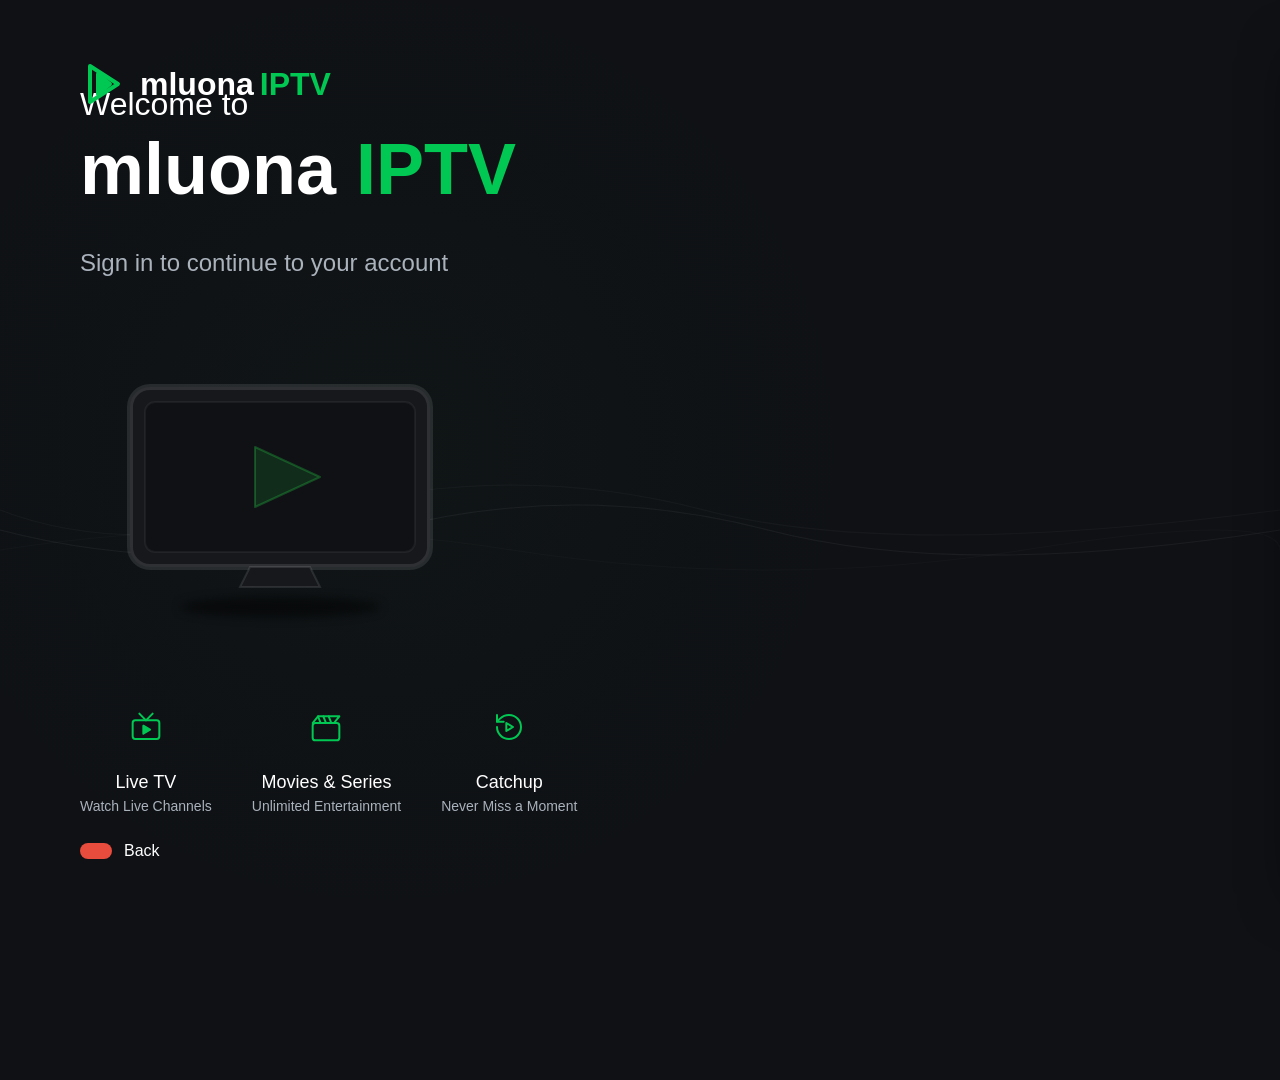
<file: index.html>
<!DOCTYPE html>
<html lang="en">
  <head>
    <meta charset="UTF-8" />
    <meta name="viewport" content="width=1920, initial-scale=1.0, maximum-scale=1.0, user-scalable=no" />
    <title>mluona IPTV</title>
    <link rel="stylesheet" href="./assets/base.css">
    <style>
      body { background-color: #0f1115; font-family: 'Inter', sans-serif; overflow: hidden; }
      .container { display: flex; height: 100vh; padding: 60px 80px; position: relative; }
      
      /* Background waves decoration */
      .bg-decoration { position: absolute; left: 0; top: 0; right: 0; bottom: 0; opacity: 0.2; pointer-events: none; z-index: 0; background: radial-gradient(circle at 30% 50%, rgba(38, 203, 66, 0.1) 0%, transparent 50%); }
      .waves { position: absolute; bottom: 30%; left: 0; width: 100%; height: 200px; stroke: rgba(255,255,255,0.05); stroke-width: 1; fill: none; pointer-events: none; }
      
      .left, .right { flex: 1; display: flex; flex-direction: column; position: relative; z-index: 1; }
      .left { justify-content: center; padding-right: 50px; }
      
      /* Logo */
      .logo { display: flex; align-items: center; margin-bottom: 60px; position: absolute; top: 0; left: 0; }
      .logo svg { margin-right: 12px; }
      .logo-text { font-size: 32px; font-weight: bold; color: white; display: flex; align-items: center; }
      .logo-text span { color: var(--primary); font-weight: 600; margin-left: 6px; }
      
      .welcome-text { font-size: 32px; color: white; margin: 0; font-weight: 400; }
      h1 { font-size: 72px; margin: 5px 0 15px 0; font-weight: 700; }
      h1 .text-primary { color: var(--primary); }
      .subtitle { font-size: 24px; color: var(--text-secondary); margin-bottom: 50px; }
      
      .tv-illustration { position: relative; width: 400px; height: 300px; margin: 20px 0 50px 0; }
      .tv-illustration svg { width: 100%; height: 100%; }
      
      /* Features row */
      .features { display: flex; gap: 40px; }
      .feature { display: flex; flex-direction: column; align-items: center; text-align: center; }
      .feature .icon { width: 60px; height: 60px; display: flex; align-items: center; justify-content: center; border-radius: 12px; margin-bottom: 15px; color: var(--primary); }
      .feature h3 { color: white; font-size: 18px; margin: 0 0 5px 0; font-weight: 500; }
      .feature p { color: var(--text-secondary); font-size: 14px; margin: 0; }
      
      /* Login Card */
      .right { align-items: flex-end; justify-content: center; }
      .login-card { background: #16181c; padding: 50px; border-radius: 24px; width: 560px; box-shadow: 0 25px 50px -12px rgba(0, 0, 0, 0.5); }
      .login-card h2 { text-align: center; color: white; font-size: 36px; font-weight: 600; margin-top: 0; margin-bottom: 40px; }
      
      /* Tabs */
      .tabs { display: flex; margin-bottom: 40px; border-bottom: 1px solid rgba(255,255,255,0.1); }
      .tab { flex: 1; text-align: center; padding: 15px 0; color: var(--text-secondary); font-size: 16px; font-weight: 500; cursor: pointer; border-bottom: 2px solid transparent; transition: all 0.2s; }
      .tab.active { color: white; border-bottom-color: var(--primary); }
      
      /* Inputs */
      .input-container { margin-bottom: 25px; position: relative; }
      .input-container .input-icon { position: absolute; left: 20px; top: 50%; transform: translateY(-50%); color: var(--text-secondary); pointer-events: none; display: flex; align-items: center; justify-content: center; }
      .input-container .input-icon-right { position: absolute; right: 20px; top: 50%; transform: translateY(-50%); color: var(--text-secondary); cursor: pointer; display: flex; align-items: center; justify-content: center; }
      .input-group { background: #0f1115; border: 1px solid rgba(255,255,255,0.1); border-radius: 12px; padding: 0 20px 0 55px; height: 65px; display: flex; align-items: center; transition: border-color 0.2s; }
      .input-group:focus-within { border-color: var(--primary); }
      .input-group.focusable:focus { border-color: var(--primary); box-shadow: 0 0 0 2px rgba(38, 203, 66, 0.3); }
      .input-group input { background: transparent; border: none; color: white; font-size: 18px; outline: none; width: 100%; height: 100%; }
      .input-group input::placeholder { color: rgba(255,255,255,0.3); }
      .help-text { color: rgba(255,255,255,0.3); font-size: 12px; margin-top: 8px; margin-left: 5px; }
      
      /* Remember Me row */
      .form-actions { display: flex; justify-content: space-between; align-items: center; margin-bottom: 30px; }
      .checkbox-group { display: flex; align-items: center; cursor: pointer; }
      .checkbox { width: 24px; height: 24px; border-radius: 6px; border: 1px solid rgba(255,255,255,0.2); margin-right: 12px; display: flex; align-items: center; justify-content: center; background: #0f1115; }
      .checkbox.checked { background: var(--primary); border-color: var(--primary); }
      .checkbox.checked::after { content: ''; width: 6px; height: 10px; border: solid #16181c; border-width: 0 2px 2px 0; transform: rotate(45deg); margin-bottom: 2px; }
      .checkbox-group span { color: var(--text-secondary); font-size: 16px; }
      .forgot-link { color: var(--primary); font-size: 16px; text-decoration: none; }
      
      /* Buttons */
      .btn { background: var(--primary); color: #16181c; font-size: 20px; font-weight: 600; text-align: center; padding: 0; height: 65px; line-height: 65px; border-radius: 12px; border: none; width: 100%; cursor: pointer; transition: all 0.2s; }
      .btn.focusable:focus { transform: scale(1.02); box-shadow: 0 0 15px rgba(38, 203, 66, 0.4); outline: none; }
      
      .divider { display: flex; align-items: center; text-align: center; margin: 25px 0; color: var(--text-secondary); font-size: 14px; }
      .divider::before, .divider::after { content: ''; flex: 1; border-bottom: 1px solid rgba(255,255,255,0.1); }
      .divider:not(:empty)::before { margin-right: .25em; }
      .divider:not(:empty)::after { margin-left: .25em; }
      
      .btn-outline { background: transparent; color: white; border: 1px solid rgba(255,255,255,0.2); font-size: 18px; display: flex; align-items: center; justify-content: center; gap: 10px; }
      .btn-outline.focusable:focus { border-color: white; transform: scale(1.02); }
      
      .footer-link { text-align: center; margin-top: 30px; color: var(--text-secondary); font-size: 16px; }
      .footer-link a { color: var(--primary); text-decoration: none; margin-left: 5px; }
      
      /* Bottom bar for settings */
      .bottom-bar { position: absolute; bottom: 40px; left: 80px; right: 80px; display: flex; justify-content: space-between; align-items: center; pointer-events: none; z-index: 10; }
      .bottom-bar-left, .bottom-bar-right { display: flex; gap: 30px; pointer-events: auto; }
      .legend-item { display: flex; align-items: center; color: white; font-size: 16px; font-weight: 500; }
      .legend-color { width: 32px; height: 16px; border-radius: 8px; margin-right: 12px; }
      
      .settings-btn { position: absolute; top: 0; right: 0; width: 50px; height: 50px; border-radius: 12px; border: 1px solid rgba(255,255,255,0.1); background: #16181c; color: white; display: flex; align-items: center; justify-content: center; cursor: pointer; }
    </style>
  </head>
  <body>
    <div class="bg-decoration"></div>
    <svg class="waves" viewBox="0 0 1000 200" preserveAspectRatio="none">
        <path d="M0,100 Q150,150 300,100 T600,100 T1000,100" />
        <path d="M0,120 Q200,80 400,120 T800,120 T1000,120" stroke="rgba(255,255,255,0.02)" />
        <path d="M0,80 Q100,130 250,80 T550,80 T1000,80" stroke="rgba(255,255,255,0.03)" />
    </svg>
    
    <div class="container">
      <div class="left">
        <div class="logo">
            <svg width="48" height="48" viewBox="0 0 24 24" fill="none" stroke="var(--primary)" stroke-width="2" stroke-linecap="round" stroke-linejoin="round">
              <polygon points="5 3 19 12 5 21 5 3"></polygon>
              <polygon points="9 7 15 12 9 17 9 7" fill="var(--primary)"></polygon>
            </svg>
            <div class="logo-text">mluona <span>IPTV</span></div>
        </div>
        
        <h2 class="welcome-text">Welcome to</h2>
        <h1>mluona <span class="text-primary">IPTV</span></h1>
        <p class="subtitle">Sign in to continue to your account</p>
        
        <div class="tv-illustration">
            <svg viewBox="0 0 400 300" fill="none">
                <!-- Monitor outline -->
                <rect x="50" y="40" width="300" height="180" rx="20" stroke="rgba(255,255,255,0.1)" stroke-width="6" fill="#16181c" />
                <rect x="65" y="55" width="270" height="150" rx="10" stroke="rgba(255,255,255,0.05)" stroke-width="2" fill="#0f1115" />
                <!-- Play button -->
                <polygon points="175,100 240,130 175,160" fill="rgba(38, 203, 66, 0.15)" stroke="rgba(38, 203, 66, 0.3)" stroke-width="2" stroke-linejoin="round" />
                <!-- Stand -->
                <path d="M170,220 L230,220 L240,240 L160,240 Z" fill="#16181c" stroke="rgba(255,255,255,0.1)" stroke-width="2" />
                <!-- Shadow -->
                <ellipse cx="200" cy="260" rx="100" ry="10" fill="rgba(0,0,0,0.5)" filter="blur(5px)" />
            </svg>
        </div>
        
        <div class="features">
            <div class="feature">
                <div class="icon">
                    <svg width="32" height="32" viewBox="0 0 24 24" fill="none" stroke="currentColor" stroke-width="1.5" stroke-linecap="round" stroke-linejoin="round">
                        <rect x="2" y="7" width="20" height="14" rx="2" ry="2"></rect>
                        <polyline points="17 2 12 7 7 2"></polyline>
                        <polygon points="10 11 15 14 10 17 10 11" fill="currentColor"></polygon>
                    </svg>
                </div>
                <h3>Live TV</h3>
                <p>Watch Live Channels</p>
            </div>
            <div class="feature">
                <div class="icon">
                    <svg width="32" height="32" viewBox="0 0 24 24" fill="none" stroke="currentColor" stroke-width="1.5" stroke-linecap="round" stroke-linejoin="round">
                        <rect x="2" y="9" width="20" height="13" rx="2"></rect>
                        <path d="M2 9l4-5h16l-4 5"></path>
                        <line x1="6" y1="4" x2="8" y2="9"></line>
                        <line x1="10" y1="4" x2="12" y2="9"></line>
                        <line x1="14" y1="4" x2="16" y2="9"></line>
                    </svg>
                </div>
                <h3>Movies & Series</h3>
                <p>Unlimited Entertainment</p>
            </div>
            <div class="feature">
                <div class="icon">
                    <svg width="32" height="32" viewBox="0 0 24 24" fill="none" stroke="currentColor" stroke-width="1.5" stroke-linecap="round" stroke-linejoin="round">
                        <path d="M3 12a9 9 0 1 0 9-9 9.75 9.75 0 0 0-6.74 2.74L3 8"></path>
                        <path d="M3 3v5h5"></path>
                        <polygon points="10 9 15 12 10 15 10 9"></polygon>
                    </svg>
                </div>
                <h3>Catchup</h3>
                <p>Never Miss a Moment</p>
            </div>
        </div>
      </div>
      
      <div class="right">
        <div class="settings-btn focusable">
            <svg width="24" height="24" viewBox="0 0 24 24" fill="none" stroke="currentColor" stroke-width="2" stroke-linecap="round" stroke-linejoin="round">
                <circle cx="12" cy="12" r="3"></circle>
                <path d="M19.4 15a1.65 1.65 0 0 0 .33 1.82l.06.06a2 2 0 0 1 0 2.83 2 2 0 0 1-2.83 0l-.06-.06a1.65 1.65 0 0 0-1.82-.33 1.65 1.65 0 0 0-1 1.51V21a2 2 0 0 1-2 2 2 2 0 0 1-2-2v-.09A1.65 1.65 0 0 0 9 19.4a1.65 1.65 0 0 0-1.82.33l-.06.06a2 2 0 0 1-2.83 0 2 2 0 0 1 0-2.83l.06-.06a1.65 1.65 0 0 0 .33-1.82 1.65 1.65 0 0 0-1.51-1H3a2 2 0 0 1-2-2 2 2 0 0 1 2-2h.09A1.65 1.65 0 0 0 4.6 9a1.65 1.65 0 0 0-.33-1.82l-.06-.06a2 2 0 0 1 0-2.83 2 2 0 0 1 2.83 0l.06.06a1.65 1.65 0 0 0 1.82.33H9a1.65 1.65 0 0 0 1-1.51V3a2 2 0 0 1 2-2 2 2 0 0 1 2 2v.09a1.65 1.65 0 0 0 1 1.51 1.65 1.65 0 0 0 1.82-.33l.06-.06a2 2 0 0 1 2.83 0 2 2 0 0 1 0 2.83l-.06.06a1.65 1.65 0 0 0-.33 1.82V9a1.65 1.65 0 0 0 1.51 1H21a2 2 0 0 1 2 2 2 2 0 0 1-2 2h-.09a1.65 1.65 0 0 0-1.51 1z"></path>
            </svg>
        </div>
        
        <div class="login-card">
          <h2>Login</h2>
          
          <div class="tabs">
            <div class="tab active focusable" tabindex="0">XTREAM CODES API</div>
            <div class="tab focusable" tabindex="0">M3U URL / FILE</div>
          </div>
          
          <div class="input-container">
              <div class="input-icon">
                  <svg width="20" height="20" viewBox="0 0 24 24" fill="none" stroke="currentColor" stroke-width="2" stroke-linecap="round" stroke-linejoin="round">
                      <rect x="2" y="2" width="20" height="8" rx="2" ry="2"></rect>
                      <rect x="2" y="14" width="20" height="8" rx="2" ry="2"></rect>
                      <line x1="6" y1="6" x2="6.01" y2="6"></line>
                      <line x1="6" y1="18" x2="6.01" y2="18"></line>
                  </svg>
              </div>
              <div class="input-group focusable" tabindex="0">
                <input type="text" id="serverUrl" placeholder="Server URL" value="">
              </div>
              <div class="help-text">e.g. http://server.com:8080</div>
          </div>
          
          <div class="input-container">
              <div class="input-icon">
                  <svg width="20" height="20" viewBox="0 0 24 24" fill="none" stroke="currentColor" stroke-width="2" stroke-linecap="round" stroke-linejoin="round">
                      <path d="M20 21v-2a4 4 0 0 0-4-4H8a4 4 0 0 0-4 4v2"></path>
                      <circle cx="12" cy="7" r="4"></circle>
                  </svg>
              </div>
              <div class="input-group focusable" tabindex="0">
                <input type="text" id="username" placeholder="Username">
              </div>
          </div>
          
          <div class="input-container">
              <div class="input-icon">
                  <svg width="20" height="20" viewBox="0 0 24 24" fill="none" stroke="currentColor" stroke-width="2" stroke-linecap="round" stroke-linejoin="round">
                      <rect x="3" y="11" width="18" height="11" rx="2" ry="2"></rect>
                      <path d="M7 11V7a5 5 0 0 1 10 0v4"></path>
                  </svg>
              </div>
              <div class="input-group focusable" tabindex="0">
                <input type="password" id="password" placeholder="Password">
              </div>
              <div class="input-icon-right">
                  <svg width="20" height="20" viewBox="0 0 24 24" fill="none" stroke="currentColor" stroke-width="2" stroke-linecap="round" stroke-linejoin="round">
                      <path d="M1 12s4-8 11-8 11 8 11 8-4 8-11 8-11-8-11-8z"></path>
                      <circle cx="12" cy="12" r="3"></circle>
                  </svg>
              </div>
          </div>
          
          <div class="form-actions">
              <div class="checkbox-group focusable" tabindex="0" onclick="this.querySelector('.checkbox').classList.toggle('checked'); localStorage.setItem('xtream_remember', this.querySelector('.checkbox').classList.contains('checked'));">
                  <div class="checkbox checked" id="rememberMe"></div>
                  <span>Remember me</span>
              </div>
              <a href="#" class="forgot-link focusable">Forgot Password?</a>
          </div>
          
          <button class="btn focusable" tabindex="0" onclick="window.handleLogin()">LOGIN</button>
          
          <div class="divider">OR</div>
          
          <button class="btn btn-outline focusable" tabindex="0">
              <svg width="24" height="24" viewBox="0 0 24 24" fill="none" stroke="currentColor" stroke-width="2" stroke-linecap="round" stroke-linejoin="round">
                  <rect x="3" y="3" width="7" height="7"></rect>
                  <rect x="14" y="3" width="7" height="7"></rect>
                  <rect x="14" y="14" width="7" height="7"></rect>
                  <rect x="3" y="14" width="7" height="7"></rect>
              </svg>
              LOGIN WITH QR CODE
          </button>
          
          <div class="footer-link">
              Don't have an account? <a href="#" class="focusable">Add Playlist</a>
          </div>
        </div>
      </div>
      
      <div class="bottom-bar">
          <div class="bottom-bar-left">
              <div class="legend-item"><div class="legend-color" style="background: #e74c3c;"></div> Back</div>
          </div>
          <div class="bottom-bar-right">
              <div class="legend-item"><div class="legend-color" style="background: var(--primary);"></div> Login</div>
              <div class="legend-item"><div class="legend-color" style="background: #f1c40f;"></div> Settings</div>
          </div>
      </div>
    </div>
    
    <script src="./api/xtream.js"></script>
    <script src="./js/dpad.js"></script>
    <script src="./js/app.js"></script>
    <script>
      // Initialize remember me state
      const remember = localStorage.getItem('xtream_remember');
      if (remember !== null && remember !== 'true') {
          document.getElementById('rememberMe').classList.remove('checked');
      } else {
          localStorage.setItem('xtream_remember', 'true');
      }
      
      document.addEventListener('tvRedButton', () => {
          // Back button could exit app, or just nothing on login
      });
      document.addEventListener('tvGreenButton', () => {
          window.handleLogin();
      });
      document.addEventListener('tvYellowButton', () => {
          // Open settings if implemented
      });
    </script>
  </body>
</html>
</file>
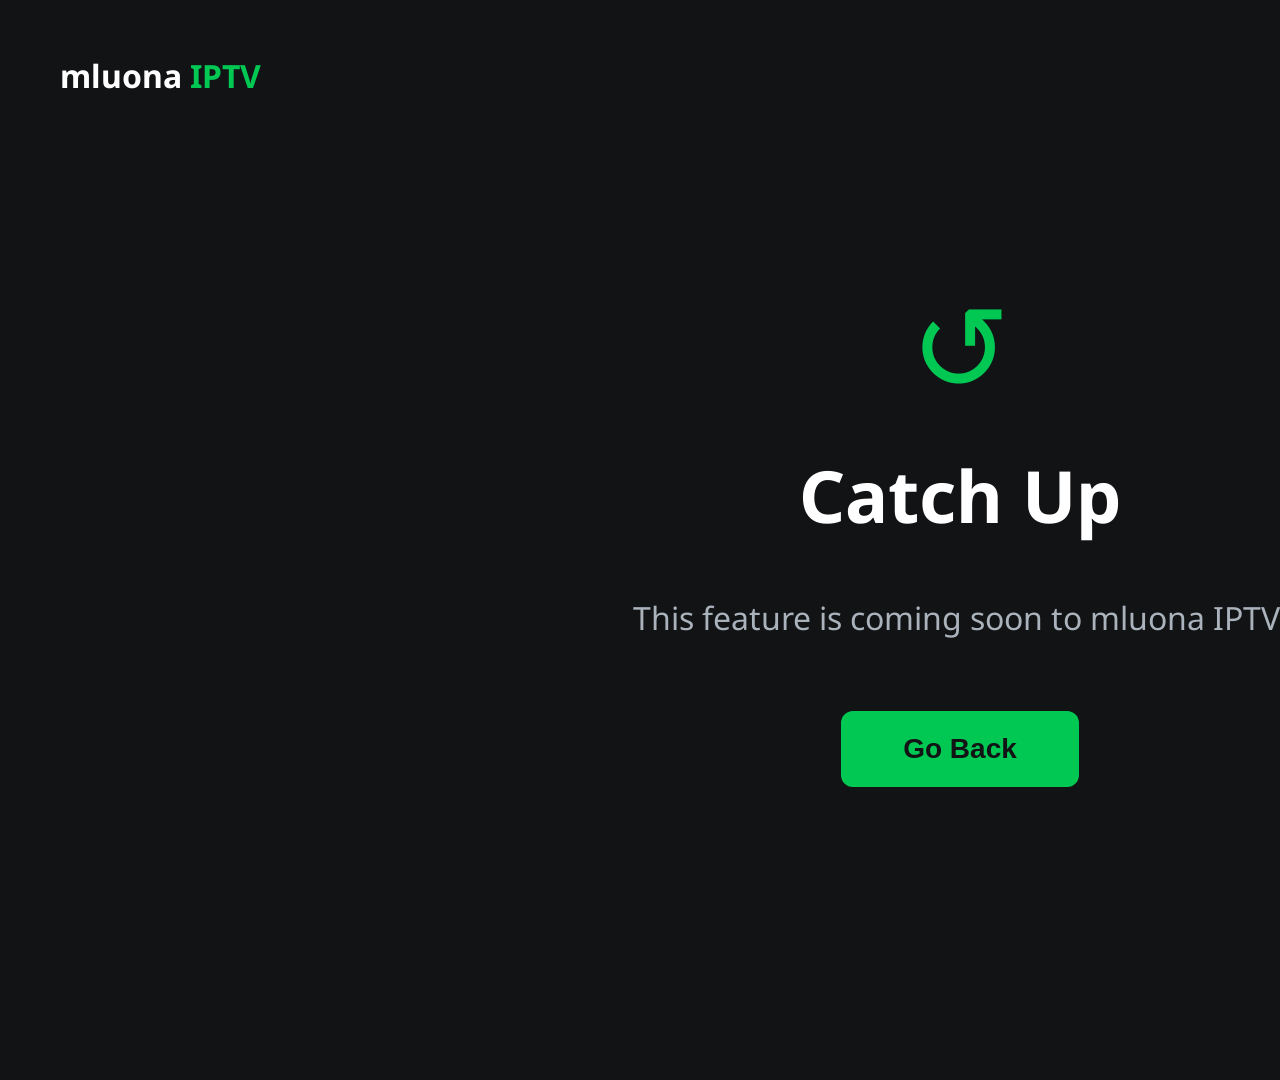
<file: pages/catchup.html>
<!DOCTYPE html>
<html lang="en">
<head>
    <meta charset="UTF-8">
    <meta name="viewport" content="width=1920, initial-scale=1.0, maximum-scale=1.0, user-scalable=no">
    <title>mluona IPTV - Catchup</title>
    <link rel="stylesheet" href="../assets/base.css">
    <link rel="stylesheet" href="../assets/comingsoon.css">
</head>
<body>
    <div class="coming-soon-container">
        <header class="header">
            <div class="logo">mluona <span class="text-primary">IPTV</span></div>
            <div class="actions">
                <button class="icon-btn focusable" onclick="window.history.back()">←</button>
            </div>
        </header>

        <div class="center-content">
            <div class="icon-huge text-primary">↺</div>
            <h1 style="font-size: 72px; margin: 20px 0;">Catch Up</h1>
            <p style="font-size: 32px; color: var(--text-secondary);">This feature is coming soon to mluona IPTV.</p>
            <button class="btn focusable" style="margin-top: 40px; padding: 20px 60px; font-size: 28px;" onclick="window.history.back()">Go Back</button>
        </div>
    </div>
    <script src="../js/dpad.js"></script>
</body>
</html>
</file>
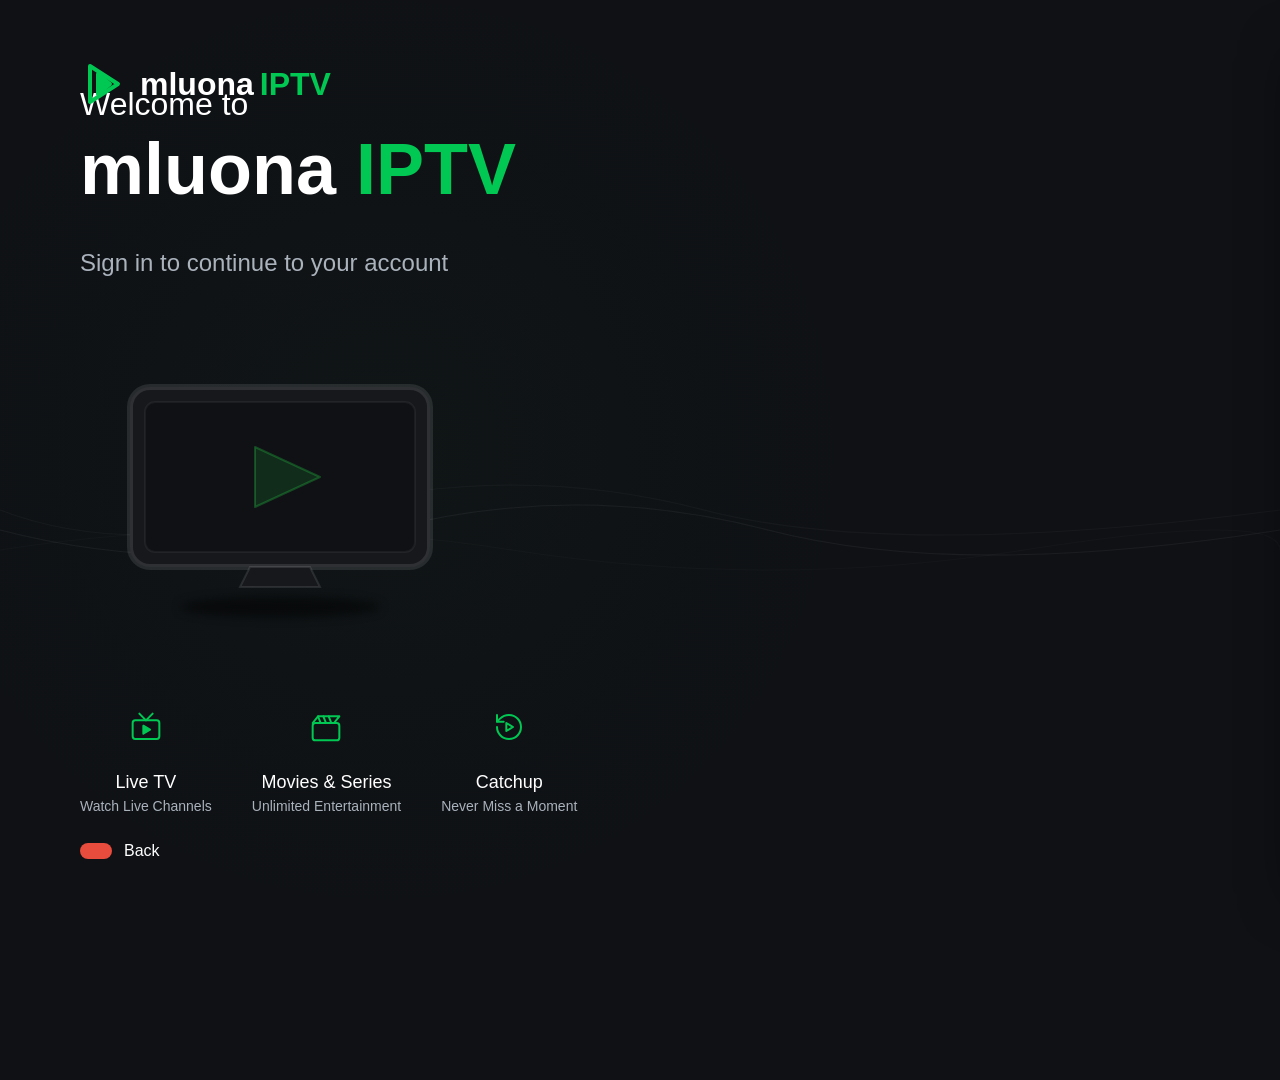
<file: pages/Dashboard.html>
<!DOCTYPE html>
<html lang="en">
<head>
    <meta charset="UTF-8">
    <meta name="viewport" content="width=1920, initial-scale=1.0, maximum-scale=1.0, user-scalable=no">
    <title>mluona IPTV - Dashboard</title>
    <link rel="stylesheet" href="../assets/base.css">
    <link rel="stylesheet" href="../assets/home.css">
</head>
<body>
    <div class="dashboard">
        <header class="header">
            <div class="logo">
                <svg width="40" height="40" viewBox="0 0 24 24" fill="none" stroke="var(--primary)" stroke-width="2" stroke-linecap="round" stroke-linejoin="round" style="margin-right: 8px;">
                  <polygon points="5 3 19 12 5 21 5 3"></polygon>
                  <polygon points="9 7 15 12 9 17 9 7" fill="var(--primary)"></polygon>
                </svg>
                <div style="display: flex; flex-direction: column; align-items: flex-start; line-height: 1;">
                    <span>mluona</span>
                    <span class="text-primary" style="font-size: 16px; font-weight: 500;">IPTV</span>
                </div>
            </div>
            <div class="time-container">
                <div class="time" id="clock">00:00</div>
                <div class="date" id="date">Thursday, Jan 01, 2025</div>
            </div>
            <div class="actions">
                <button id="btn-search" class="icon-btn focusable"><svg width="24" height="24" viewBox="0 0 24 24" fill="none" stroke="currentColor" stroke-width="2" stroke-linecap="round" stroke-linejoin="round"><circle cx="11" cy="11" r="8"></circle><line x1="21" y1="21" x2="16.65" y2="16.65"></line></svg></button>
                <button id="btn-refresh" class="icon-btn focusable"><svg width="24" height="24" viewBox="0 0 24 24" fill="none" stroke="currentColor" stroke-width="2" stroke-linecap="round" stroke-linejoin="round"><path d="M3 12a9 9 0 1 0 9-9 9.75 9.75 0 0 0-6.74 2.74L3 8"></path><path d="M3 3v5h5"></path></svg></button>
                <button id="btn-settings" class="icon-btn focusable"><svg width="24" height="24" viewBox="0 0 24 24" fill="none" stroke="currentColor" stroke-width="2" stroke-linecap="round" stroke-linejoin="round"><circle cx="12" cy="12" r="3"></circle><path d="M19.4 15a1.65 1.65 0 0 0 .33 1.82l.06.06a2 2 0 0 1 0 2.83 2 2 0 0 1-2.83 0l-.06-.06a1.65 1.65 0 0 0-1.82-.33 1.65 1.65 0 0 0-1 1.51V21a2 2 0 0 1-2 2 2 2 0 0 1-2-2v-.09A1.65 1.65 0 0 0 9 19.4a1.65 1.65 0 0 0-1.82.33l-.06.06a2 2 0 0 1-2.83 0 2 2 0 0 1 0-2.83l.06-.06a1.65 1.65 0 0 0 .33-1.82 1.65 1.65 0 0 0-1.51-1H3a2 2 0 0 1-2-2 2 2 0 0 1 2-2h.09A1.65 1.65 0 0 0 4.6 9a1.65 1.65 0 0 0-.33-1.82l-.06-.06a2 2 0 0 1 0-2.83 2 2 0 0 1 2.83 0l.06.06a1.65 1.65 0 0 0 1.82.33H9a1.65 1.65 0 0 0 1-1.51V3a2 2 0 0 1 2-2 2 2 0 0 1 2 2v.09a1.65 1.65 0 0 0 1 1.51 1.65 1.65 0 0 0 1.82-.33l.06-.06a2 2 0 0 1 2.83 0 2 2 0 0 1 0 2.83l-.06.06a1.65 1.65 0 0 0-.33 1.82V9a1.65 1.65 0 0 0 1.51 1H21a2 2 0 0 1 2 2 2 2 0 0 1-2 2h-.09a1.65 1.65 0 0 0-1.51 1z"></path></svg></button>
                <button id="btn-profile" class="icon-btn focusable"><svg width="24" height="24" viewBox="0 0 24 24" fill="none" stroke="currentColor" stroke-width="2" stroke-linecap="round" stroke-linejoin="round"><path d="M20 21v-2a4 4 0 0 0-4-4H8a4 4 0 0 0-4 4v2"></path><circle cx="12" cy="7" r="4"></circle></svg></button>
                <button class="icon-btn focusable" onclick="localStorage.clear(); window.location.href='../index.html'"><svg width="24" height="24" viewBox="0 0 24 24" fill="none" stroke="currentColor" stroke-width="2" stroke-linecap="round" stroke-linejoin="round"><path d="M18.36 6.64a9 9 0 1 1-12.73 0"></path><line x1="12" y1="2" x2="12" y2="12"></line></svg></button>
            </div>
        </header>
        
        <div class="grid">
            <div class="card focusable live-tv" onclick="window.location.href='./livetv.html'">
                <div class="icon-placeholder text-primary" style="margin-bottom: 20px;">
                    <svg width="120" height="120" viewBox="0 0 24 24" fill="none" stroke="var(--primary)" stroke-width="1.5" stroke-linecap="round" stroke-linejoin="round">
                      <rect x="2" y="7" width="20" height="14" rx="2" ry="2"></rect>
                      <polyline points="17 2 12 7 7 2"></polyline>
                      <polygon points="9 11 14 14 9 17 9 11" fill="var(--primary)"></polygon>
                      <circle cx="18" cy="11" r="1" fill="var(--primary)" stroke="none"></circle>
                      <circle cx="18" cy="14" r="1" fill="var(--primary)" stroke="none"></circle>
                      <circle cx="18" cy="17" r="1" fill="var(--primary)" stroke="none"></circle>
                    </svg>
                </div>
                <h2>Live TV</h2>
            </div>
            <div class="card-col">
                <div class="card-row">
                    <div class="card focusable flex-1" onclick="window.location.href='./vod.html'">
                        <div class="icon-placeholder text-primary" style="margin-bottom: 10px;">
                            <svg width="100" height="100" viewBox="0 0 24 24" fill="none" stroke="var(--primary)" stroke-width="1.5" stroke-linecap="round" stroke-linejoin="round">
                              <circle cx="12" cy="12" r="10"></circle>
                              <polygon points="10 8 16 12 10 16 10 8" fill="var(--primary)"></polygon>
                            </svg>
                        </div>
                        <h3>Movies</h3>
                    </div>
                    <div class="card focusable flex-1" onclick="window.location.href='./series.html'">
                        <div class="icon-placeholder text-primary" style="margin-bottom: 10px;">
                            <svg width="100" height="100" viewBox="0 0 24 24" fill="none" stroke="var(--primary)" stroke-width="1.5" stroke-linecap="round" stroke-linejoin="round">
                              <rect x="2" y="9" width="20" height="13" rx="2"></rect>
                              <path d="M2 9l4-5h16l-4 5"></path>
                              <line x1="6" y1="4" x2="8" y2="9"></line>
                              <line x1="10" y1="4" x2="12" y2="9"></line>
                              <line x1="14" y1="4" x2="16" y2="9"></line>
                            </svg>
                        </div>
                        <h3>Series</h3>
                    </div>
                </div>
                <div class="card-row small-cards">
                    <div class="card focusable flex-1 small-card flex-row" onclick="window.location.href='./catchup.html'" style="flex-direction: row;">
                        <div class="icon-placeholder text-primary" style="margin-right: 15px;">
                            <svg width="32" height="32" viewBox="0 0 24 24" fill="none" stroke="var(--primary)" stroke-width="2" stroke-linecap="round" stroke-linejoin="round">
                              <path d="M3 12a9 9 0 1 0 9-9 9.75 9.75 0 0 0-6.74 2.74L3 8"></path>
                              <path d="M3 3v5h5"></path>
                              <polygon points="10 9 15 12 10 15 10 9"></polygon>
                            </svg>
                        </div>
                        <h4>Catch Up</h4>
                    </div>
                    <div class="card focusable flex-1 small-card flex-row" style="flex-direction: row;">
                        <div class="icon-placeholder text-primary" style="margin-right: 15px;">
                            <svg width="32" height="32" viewBox="0 0 24 24" fill="none" stroke="var(--primary)" stroke-width="2" stroke-linecap="round" stroke-linejoin="round">
                              <path d="M4 20h16a2 2 0 0 0 2-2V8a2 2 0 0 0-2-2h-7.93a2 2 0 0 1-1.66-.9l-1.82-2.7A2 2 0 0 0 8.93 2H4a2 2 0 0 0-2 2v14a2 2 0 0 0 2 2z"></path>
                              <path d="M12 16c2-2 4-3.5 4-5a2.5 2.5 0 0 0-5-1 2.5 2.5 0 0 0-5 1c0 1.5 2 3 4 5z"></path>
                            </svg>
                        </div>
                        <h4>Favorites</h4>
                    </div>
                    <div class="card focusable flex-1 small-card flex-row" style="flex-direction: row;">
                        <div class="icon-placeholder text-primary" style="margin-right: 15px;">
                            <svg width="32" height="32" viewBox="0 0 24 24" fill="none" stroke="var(--primary)" stroke-width="2" stroke-linecap="round" stroke-linejoin="round">
                              <path d="M4 20h16a2 2 0 0 0 2-2V8a2 2 0 0 0-2-2h-7.93a2 2 0 0 1-1.66-.9l-1.82-2.7A2 2 0 0 0 8.93 2H4a2 2 0 0 0-2 2v14a2 2 0 0 0 2 2z"></path>
                              <polygon points="10 10 15 13 10 16 10 10"></polygon>
                            </svg>
                        </div>
                        <h4>Playlists</h4>
                    </div>
                </div>
            </div>
        </div>
        
        <div class="footer-info" style="align-items: center;">
            <div style="display: flex; align-items: center;">
                <div class="icon-btn" style="width: 50px; height: 50px; border-radius: 12px; margin-right: 20px; flex-shrink: 0;">
                    <svg width="24" height="24" viewBox="0 0 24 24" fill="none" stroke="currentColor" stroke-width="2" stroke-linecap="round" stroke-linejoin="round">
                      <path d="M14 2H6a2 2 0 0 0-2 2v16a2 2 0 0 0 2 2h12a2 2 0 0 0 2-2V8z"></path>
                      <polyline points="14 2 14 8 20 8"></polyline>
                      <line x1="16" y1="13" x2="8" y2="13"></line>
                      <line x1="16" y1="17" x2="8" y2="17"></line>
                      <polyline points="10 9 9 9 8 9"></polyline>
                    </svg>
                </div>
                <div>
                    <p><span class="text-primary">Current Playlist:</span> <span id="playlist-name">Demo Content</span></p>
                    <p><span class="text-primary">Playlist Expiration Date:</span> <span id="playlist-exp">01-01-70</span></p>
                </div>
            </div>
            <div style="font-weight: bold; color: var(--text-secondary);">V:1.0.3</div>
        </div>
    </div>
    
    <!-- Profile Overlay -->
    <div id="profile-overlay" style="display: none; position: fixed; inset: 0; background: rgba(0,0,0,0.8); z-index: 100; flex-direction: column; align-items: center; justify-content: center; backdrop-filter: blur(5px);">
        <div style="background: var(--surface); border: 2px solid var(--border); padding: 50px; border-radius: 20px; text-align: center; width: 500px;">
            <div style="width: 100px; height: 100px; background: var(--primary); border-radius: 50px; margin: 0 auto 20px; display: flex; align-items: center; justify-content: center; color: black;">
                <svg width="50" height="50" viewBox="0 0 24 24" fill="none" stroke="currentColor" stroke-width="2" stroke-linecap="round" stroke-linejoin="round"><path d="M20 21v-2a4 4 0 0 0-4-4H8a4 4 0 0 0-4 4v2"></path><circle cx="12" cy="7" r="4"></circle></svg>
            </div>
            <h2 id="profile-name" style="font-size: 32px; margin: 0 0 10px;">Username</h2>
            <p style="font-size: 20px; color: var(--text-secondary); margin: 0 0 30px;">Status: <span id="profile-status" class="text-primary">Active</span></p>
            <div style="text-align: left; background: rgba(255,255,255,0.05); padding: 20px; border-radius: 12px; margin-bottom: 30px;">
                <div style="display: flex; justify-content: space-between; margin-bottom: 10px;">
                    <span style="color: #aaa;">Created:</span>
                    <strong id="profile-created">N/A</strong>
                </div>
                <div style="display: flex; justify-content: space-between;">
                    <span style="color: #aaa;">Expires:</span>
                    <strong id="profile-expires">N/A</strong>
                </div>
            </div>
            <button id="close-profile-btn" class="focusable" style="padding: 15px 40px; background: var(--primary); color: black; border: none; border-radius: 30px; font-size: 22px; font-weight: bold; cursor: pointer;">Close</button>
        </div>
    </div>
    
    <script src="../js/dpad.js"></script>
    <script src="../js/home.js"></script>
    <script>
        document.addEventListener('tvBackButton', () => {
            window.location.href = '../index.html';
        });
    </script>
</body>
</html>
</file>
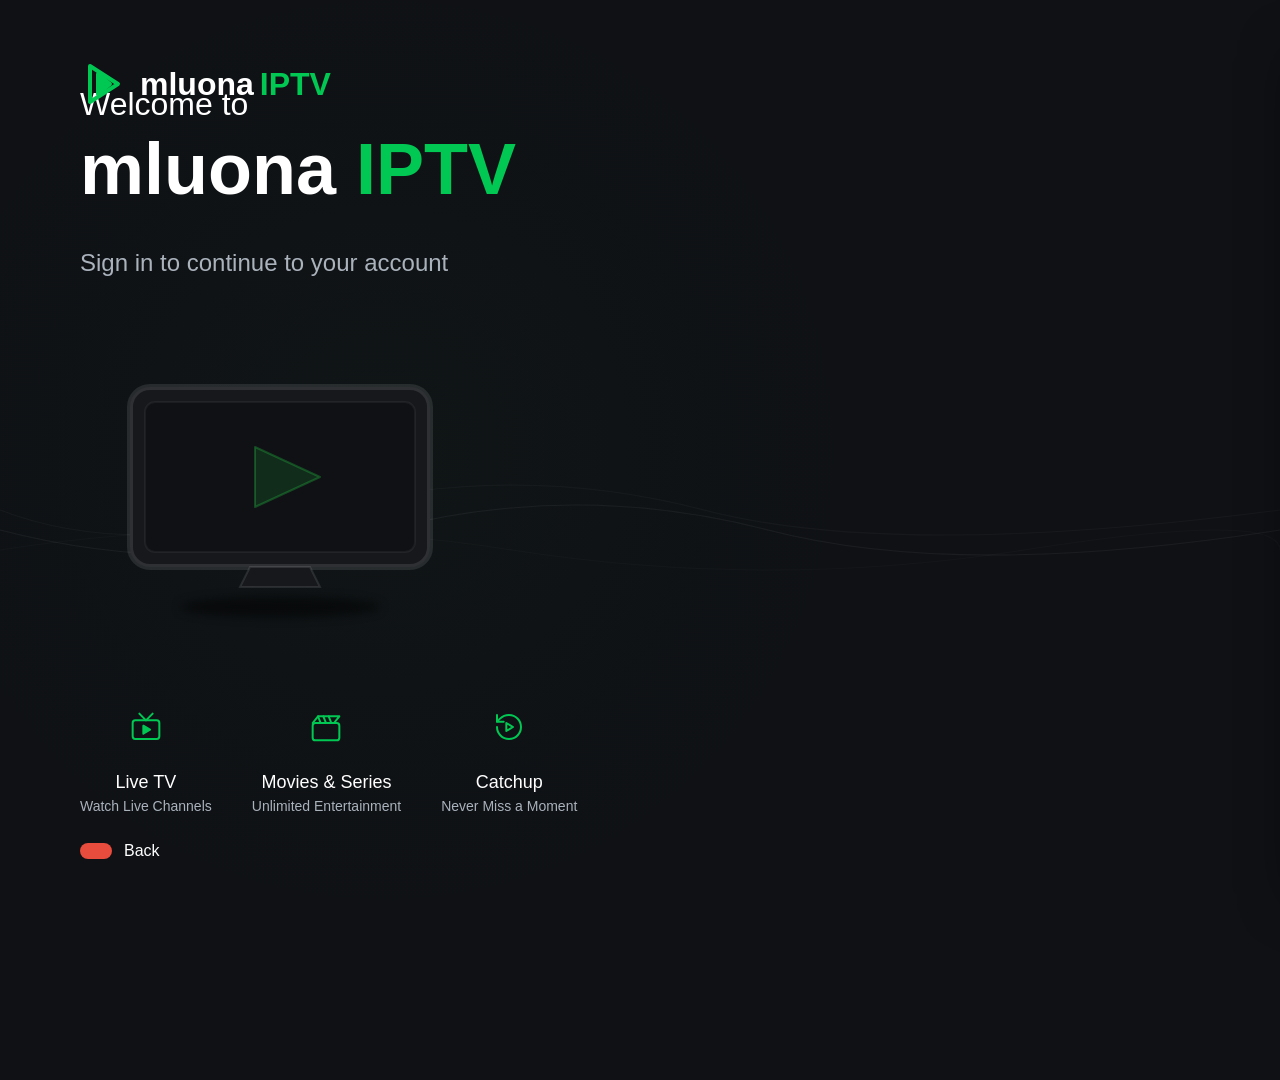
<file: pages/livetv.html>
<!DOCTYPE html>
<html lang="en">
<head>
    <meta charset="UTF-8">
    <meta name="viewport" content="width=1920, initial-scale=1.0, maximum-scale=1.0, user-scalable=no">
    <title>mluona IPTV - Live TV</title>
    <link rel="stylesheet" href="../assets/base.css">
    <link rel="stylesheet" href="../assets/livetv.css">
</head>
<body>
    <div class="livetv-container">
        <!-- Header -->
        <header class="header">
            <div class="logo">mluona <span class="text-primary">IPTV</span></div>
            <div class="actions">
                <button class="action-btn focusable">
                    <span class="icon">🔍</span> Search
                </button>
                <button class="action-btn focusable">
                    <span class="icon">♡</span> Favorites
                </button>
                <button class="icon-btn focusable">⋮</button>
            </div>
        </header>

        <h2 class="page-title">Live TV</h2>

        <!-- Main Layout -->
        <div class="layout">
            
            <!-- Sidebar / Categories -->
            <div class="sidebar">
                <div class="sidebar-header">
                    <button class="filter-btn active focusable">All <span class="badge" id="cat-total">0</span></button>
                    <button class="filter-btn focusable">Groups ≡</button>
                </div>
                <div class="categories-list" id="categories-container">
                    <div style="padding: 20px; color: white;">Loading Categories...</div>
                </div>
            </div>

            <!-- Channel List -->
            <div class="channels">
                <div class="channels-list" id="channels-container">
                    <div style="padding: 20px; color: white;">Select a category...</div>
                </div>
            </div>

            <!-- Preview & Details -->
            <div class="preview-section">
                <!-- Video Player Preview -->
                <div class="video-preview focusable" onclick="window.playCurrentChannel()">
                    <div class="live-badge">LIVE</div>
                    <div class="chan-badge" id="preview-badge">-</div>
                    <div class="play-overlay">▶</div>
                </div>

                <!-- Channel Details -->
                <div class="details-card">
                    <div class="details-header">
                        <div>
                            <h2 id="details-title">Select Channel</h2>
                            <p class="text-primary" id="details-subtitle">-</p>
                        </div>
                        <div class="star-icon">☆</div>
                    </div>
                    
                    <div class="progress-section">
                        <p class="time">Live Stream</p>
                        <div class="progress-bar-container">
                            <div class="progress-bar">
                                <div class="progress" style="width: 100%;"></div>
                            </div>
                            <span class="time-left"></span>
                        </div>
                    </div>

                    <div class="actions-row">
                        <button class="action-card focusable">
                            <span class="icon">📺</span> EPG
                        </button>
                        <button class="action-card focusable">
                            <span class="icon">⧨</span> Filter
                        </button>
                        <button class="action-card focusable">
                            <span class="icon">⇅</span> Sort
                        </button>
                        <button class="action-card focusable">
                            <span class="icon">⋮</span> Options
                        </button>
                    </div>
                </div>
            </div>
        </div>

        <!-- Bottom Remote Hint Bar -->
        <div class="bottom-bar">
            <div class="hints-left">
                <div class="hint"><span class="key ok">OK</span> Play</div>
                <div class="hint"><span class="key yellow"></span> Add to Favorites</div>
                <div class="hint"><span class="key blue"></span> EPG</div>
            </div>
            <div class="hints-right">
                <div class="hint"><span class="key info">INFO</span> Details</div>
            </div>
        </div>
    </div>
    
    <script src="../api/xtream.js"></script>
    <script src="../js/dpad.js"></script>
    <script src="../js/livetv.js"></script>
    <script>
        document.addEventListener('tvBackButton', () => {
            window.location.href = './Dashboard.html';
        });
    </script>
</body>
</html>
</file>
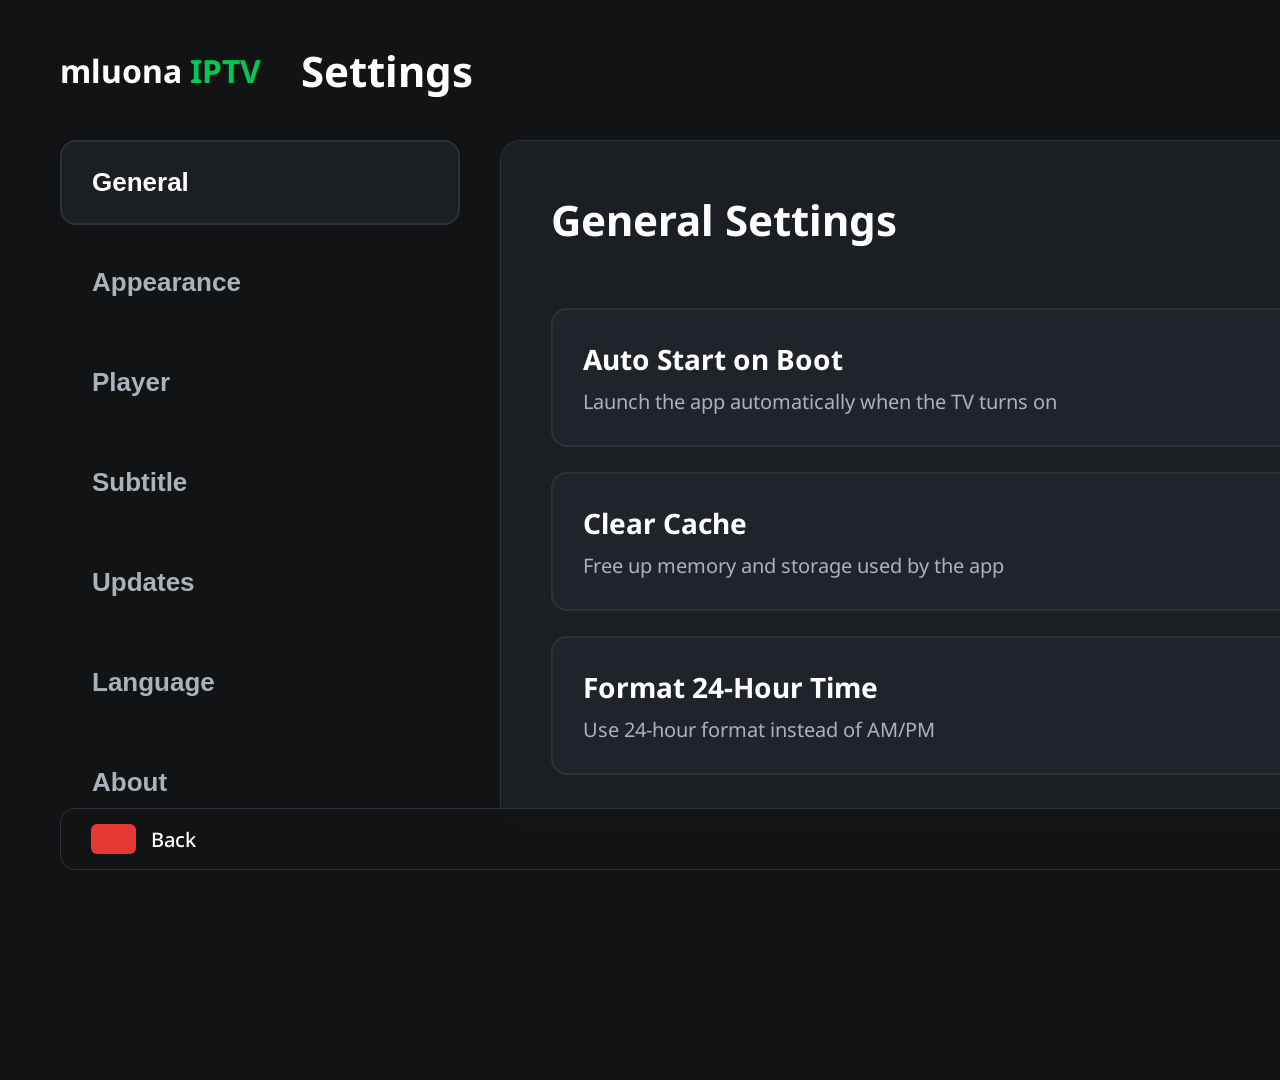
<file: pages/settings.html>
<!DOCTYPE html>
<html lang="en">
<head>
    <meta charset="UTF-8">
    <meta name="viewport" content="width=1920, initial-scale=1.0, maximum-scale=1.0, user-scalable=no">
    <title>mluona IPTV - Settings</title>
    <link rel="stylesheet" href="../assets/base.css">
    <link rel="stylesheet" href="../assets/settings.css">
</head>
<body>
    <div class="settings-container">
        <header class="header">
            <div class="logo">mluona <span class="text-primary">IPTV</span></div>
            <h2 class="page-title">Settings</h2>
            <div class="actions">
                <button class="icon-btn focusable" onclick="window.location.href='./Dashboard.html'">🏠</button>
            </div>
        </header>

        <div class="layout">
            <div class="sidebar">
                <button class="setting-tab active focusable">General</button>
                <button class="setting-tab focusable">Appearance</button>
                <button class="setting-tab focusable">Player</button>
                <button class="setting-tab focusable">Subtitle</button>
                <button class="setting-tab focusable">Updates</button>
                <button class="setting-tab focusable">Language</button>
                <button class="setting-tab focusable">About</button>
            </div>
            
            <div class="content">
                <div class="settings-panel">
                    <h2 style="font-size: 42px; margin-top: 0;">General Settings</h2>
                    
                    <div class="setting-item focusable">
                        <div class="setting-info">
                            <h3>Auto Start on Boot</h3>
                            <p>Launch the app automatically when the TV turns on</p>
                        </div>
                        <div class="toggle active"></div>
                    </div>

                    <div class="setting-item focusable">
                        <div class="setting-info">
                            <h3>Clear Cache</h3>
                            <p>Free up memory and storage used by the app</p>
                        </div>
                        <button class="setting-btn">Clear</button>
                    </div>

                    <div class="setting-item focusable">
                        <div class="setting-info">
                            <h3>Format 24-Hour Time</h3>
                            <p>Use 24-hour format instead of AM/PM</p>
                        </div>
                        <div class="toggle active"></div>
                    </div>
                </div>
            </div>
        </div>

        <div class="bottom-bar">
            <div class="hints-left">
                <div class="hint"><span class="key danger"></span> Back</div>
            </div>
            <div class="hints-center">
                <div class="hint"><span class="key ok">OK</span> Select</div>
            </div>
        </div>
    </div>
    <script src="../js/dpad.js"></script>
    <script src="../js/settings.js"></script>
</body>
</html>
</file>
<file: assets/base.css>
@import url('https://fonts.googleapis.com/css2?family=Noto+Sans:wght@400;500;600;700&display=swap');

:root {
  --bg-base: #111315;
  --surface: #1B1E22;
  --card: #20242A;
  --card-focus: #2A2F36;
  --primary: #00C853;
  --danger: #E53935;
  --warning: #FFB300;
  --text-main: #FFFFFF;
  --text-secondary: #AAB2BC;
  --border: #2D3239;
  --radius: 14px;
}

body {
  background-color: var(--bg-base);
  color: var(--text-main);
  font-family: 'Noto Sans', sans-serif;
  margin: 0;
  padding: 0;
  width: 1920px;
  height: 1080px;
  overflow: hidden;
  box-sizing: border-box;
  user-select: none;
}

* {
  box-sizing: border-box;
}

.focusable {
  transition: transform 150ms ease, border 150ms ease, background-color 150ms ease, box-shadow 150ms ease;
  border: 2px solid transparent;
  outline: none;
  cursor: pointer;
}

.focusable.focused {
  transform: scale(1.04);
  border: 2px solid var(--primary) !important;
  box-shadow: 0 10px 25px rgba(0,0,0,0.5);
  z-index: 10;
}

.input-group.focused {
  background-color: var(--card-focus);
}

.text-primary { color: var(--primary); }
.bg-primary { background-color: var(--primary); }
.text-secondary { color: var(--text-secondary); }
.bg-surface { background-color: var(--surface); }
.bg-card { background-color: var(--card); }
</file>
<file: assets/comingsoon.css>
.coming-soon-container { height: 100vh; display: flex; flex-direction: column; background: var(--bg-base); }
.header { padding: 40px 60px; display: flex; justify-content: space-between; align-items: center; }
.logo { font-size: 32px; font-weight: bold; }
.actions { display: flex; gap: 20px; }
.icon-btn { width: 70px; height: 70px; border-radius: 35px; background: var(--surface); border: 2px solid var(--border); color: white; font-size: 32px; display: flex; align-items: center; justify-content: center;}

.center-content { flex: 1; display: flex; flex-direction: column; align-items: center; justify-content: center; text-align: center; }
.icon-huge { font-size: 120px; }
.btn { background: var(--primary); color: var(--bg-base); font-size: 24px; font-weight: bold; text-align: center; padding: 20px 40px; border-radius: 12px; border: 2px solid transparent; }
</file>
<file: assets/home.css>
.dashboard { padding: 60px; height: 100vh; display: flex; flex-direction: column; }
.header { display: flex; justify-content: space-between; align-items: center; margin-bottom: 60px; }
.logo { font-size: 38px; font-weight: bold; display: flex; align-items: center; }
.time-container { text-align: center; }
.time { font-size: 56px; font-weight: 300; }
.date { font-size: 24px; color: var(--text-secondary); margin-top: 5px; }
.actions { display: flex; gap: 20px; }
.icon-btn { width: 70px; height: 70px; border-radius: 16px; background: var(--surface); border: 2px solid var(--border); color: white; display: flex; align-items: center; justify-content: center; }
.icon-btn svg { width: 32px; height: 32px; }

.grid { display: flex; gap: 40px; flex: 1; }
.card { background: var(--surface); border: 2px solid var(--border); border-radius: var(--radius); display: flex; flex-direction: column; align-items: center; justify-content: center; }
.card h2 { font-size: 56px; font-weight: bold; margin: 0; }
.card h3 { font-size: 42px; font-weight: bold; margin: 0; }

.live-tv { flex: 1; border-color: var(--primary); }
.card-col { flex: 1.5; display: flex; flex-direction: column; gap: 40px; }
.card-row { display: flex; gap: 40px; flex: 1; }
.flex-1 { flex: 1; }

.small-cards { flex: 0.5; }
.small-card { flex-direction: row; gap: 15px; }
.small-card h4 { font-size: 28px; margin: 0; }
.small-card span { font-size: 32px; font-weight: bold; }

.footer-info { margin-top: 40px; display: flex; justify-content: space-between; align-items: flex-end; font-size: 20px; }
.footer-info p { margin: 5px 0; }
</file>
<file: assets/livetv.css>
.livetv-container { height: 100vh; display: flex; flex-direction: column; background: var(--bg-base); position: relative; }
.header { padding: 40px 60px 20px; display: flex; justify-content: space-between; align-items: center; }
.logo { font-size: 32px; font-weight: bold; }
.actions { display: flex; gap: 20px; }
.action-btn { background: var(--surface); border: 2px solid var(--border); color: white; padding: 15px 30px; border-radius: 35px; font-size: 22px; font-weight: bold; display: flex; align-items: center; gap: 10px; }
.icon-btn { width: 60px; height: 60px; border-radius: 30px; background: var(--surface); border: 2px solid var(--border); color: white; font-size: 24px; display: flex; align-items: center; justify-content: center;}
.page-title { padding: 0 60px; font-size: 42px; font-weight: bold; margin: 0 0 20px 0; }

.layout { display: flex; flex: 1; padding: 0 60px 100px; gap: 30px; min-height: 0; }

.sidebar { width: 350px; display: flex; flex-direction: column; gap: 15px; }
.sidebar-header { display: flex; gap: 10px; }
.filter-btn { flex: 1; padding: 15px; border-radius: 12px; font-weight: bold; font-size: 20px; border: 2px solid transparent; }
.filter-btn.active { background: var(--primary); color: var(--bg-base); }
.filter-btn:not(.active) { background: var(--surface); border-color: var(--border); color: white; }
.badge { background: rgba(0,0,0,0.2); padding: 2px 8px; border-radius: 6px; font-size: 16px; margin-left: 5px; }

.categories-list { flex: 1; overflow-y: auto; display: flex; flex-direction: column; gap: 10px; padding-right: 10px; }
.category-item { display: flex; justify-content: space-between; padding: 20px; border-radius: 12px; border: 2px solid transparent; font-size: 22px; background: transparent; color: var(--text-secondary); }
.category-item.active { background: var(--surface); border-color: var(--primary); color: white; font-weight: bold; }

.channels { width: 550px; background: var(--surface); border: 1px solid var(--border); border-radius: 20px; padding: 10px; display: flex; flex-direction: column; }
.channels-list { flex: 1; overflow-y: auto; display: flex; flex-direction: column; gap: 10px; padding-right: 10px;}
.channel-item { display: flex; align-items: center; gap: 20px; padding: 20px; border-radius: 15px; border: 2px solid transparent; background: transparent; color: white; text-align: left; cursor: pointer; transition: all 0.2s; }
.channel-item.active { background: rgba(255,255,255,0.05); }
.channel-item.focusable.focused, .channel-item:hover { background: var(--card-focus); border-color: var(--primary); }
.chan-num { display: flex; flex-direction: column; align-items: center; width: 40px; font-size: 24px; font-weight: bold; color: var(--text-secondary); }
.chan-num span { font-size: 14px; margin-top: 5px; }
.chan-logo { width: 80px; height: 50px; background: white; color: black; border-radius: 8px; display: flex; align-items: center; justify-content: center; font-weight: bold; font-size: 18px; }
.chan-info { flex: 1; overflow: hidden; }
.chan-info h3 { margin: 0; font-size: 26px; white-space: nowrap; overflow: hidden; text-overflow: ellipsis; }
.chan-info p { margin: 5px 0 0 0; font-size: 20px; color: var(--text-secondary); white-space: nowrap; overflow: hidden; text-overflow: ellipsis; }
.channel-item.active .chan-info p { color: var(--primary); }

.chan-signal { display: flex; align-items: flex-end; gap: 3px; height: 25px; }
.chan-signal .bar { width: 5px; background: var(--primary); border-radius: 2px; }
.chan-signal .bar:nth-child(1) { height: 10px; }
.chan-signal .bar:nth-child(2) { height: 17px; }
.chan-signal .bar:nth-child(3) { height: 25px; }

.preview-section { flex: 1; display: flex; flex-direction: column; gap: 20px; min-width: 0; }
.video-preview { height: 45%; background: #000; border-radius: 20px; border: 1px solid var(--border); position: relative; display: flex; align-items: center; justify-content: center; overflow: hidden; }
.live-badge { position: absolute; top: 20px; left: 20px; background: var(--danger); color: white; padding: 5px 15px; border-radius: 8px; font-weight: bold; font-size: 18px; }
.chan-badge { position: absolute; top: 20px; right: 20px; background: white; color: black; padding: 5px 15px; border-radius: 8px; font-weight: bold; font-size: 18px; }
.play-overlay { width: 100px; height: 100px; background: var(--primary); border-radius: 50%; display: flex; align-items: center; justify-content: center; font-size: 40px; color: var(--bg-base); opacity: 0; transition: opacity 0.3s; }
.video-preview.focused .play-overlay { opacity: 1; }

.details-card { flex: 1; background: var(--surface); border: 1px solid var(--border); border-radius: 20px; padding: 40px; display: flex; flex-direction: column; }
.details-header { display: flex; justify-content: space-between; align-items: flex-start; }
.details-header h2 { font-size: 42px; margin: 0; }
.details-header p { font-size: 24px; font-weight: 500; margin: 10px 0 0 0; }
.star-icon { font-size: 32px; color: var(--text-secondary); }

.progress-section { margin-top: 40px; }
.time { color: var(--text-secondary); font-size: 22px; margin-bottom: 15px; }
.progress-bar-container { display: flex; align-items: center; gap: 20px; }
.progress-bar { flex: 1; height: 8px; background: var(--border); border-radius: 4px; overflow: hidden; }
.progress { height: 100%; background: var(--primary); }
.time-left { font-size: 20px; font-weight: bold; }

.next-program { margin-top: 40px; padding-top: 30px; border-top: 1px solid var(--border); }
.next-program p { margin: 0 0 10px 0; font-size: 24px; color: var(--text-secondary); }
.next-program .text-main { color: white; font-weight: bold; }
.time-small { font-size: 20px; }

.actions-row { display: flex; gap: 20px; margin-top: auto; padding-top: 20px; }
.action-card { flex: 1; background: var(--card); border: 2px solid var(--border); border-radius: 15px; padding: 25px 0; display: flex; flex-direction: column; align-items: center; justify-content: center; gap: 15px; font-size: 22px; font-weight: bold; color: white; }
.action-card .icon { font-size: 32px; }

.bottom-bar { position: absolute; bottom: 30px; left: 60px; right: 60px; background: rgba(17, 19, 21, 0.9); padding: 15px 30px; border-radius: 15px; border: 1px solid var(--border); display: flex; justify-content: space-between; align-items: center; pointer-events: none; }
.hints-left, .hints-right { display: flex; gap: 40px; align-items: center; }
.hint { display: flex; align-items: center; gap: 15px; font-size: 20px; font-weight: 500; }
.key { display: inline-flex; align-items: center; justify-content: center; border-radius: 6px; font-weight: bold; font-size: 16px; }
.key.ok { background: var(--primary); color: var(--bg-base); width: 45px; height: 30px; }
.key.yellow { background: var(--warning); width: 45px; height: 30px; }
.key.blue { background: #1976D2; width: 45px; height: 30px; }
.key.info { background: var(--card); border: 1px solid var(--border); color: var(--text-secondary); padding: 5px 15px; height: 30px; }

/* Custom Scrollbar for channels */
::-webkit-scrollbar { display: none; }
</file>
<file: assets/settings.css>
.settings-container { height: 100vh; display: flex; flex-direction: column; background: var(--bg-base); position: relative; }
.header { padding: 40px 60px 20px; display: flex; align-items: center; }
.logo { font-size: 32px; font-weight: bold; margin-right: 40px; }
.page-title { font-size: 42px; font-weight: bold; margin: 0; flex: 1; }
.actions { display: flex; gap: 20px; }
.icon-btn { width: 60px; height: 60px; border-radius: 30px; background: var(--surface); border: 2px solid var(--border); color: white; font-size: 24px; display: flex; align-items: center; justify-content: center;}

.layout { display: flex; flex: 1; padding: 20px 60px 100px; gap: 40px; }

.sidebar { width: 400px; display: flex; flex-direction: column; gap: 15px; }
.setting-tab { padding: 25px 30px; font-size: 26px; font-weight: bold; color: var(--text-secondary); background: transparent; border: 2px solid transparent; border-radius: 16px; text-align: left; transition: all 150ms ease; }
.setting-tab.active { background: var(--surface); color: white; border-color: var(--border); }
.setting-tab.focused { background: var(--surface); border-color: var(--primary) !important; color: white; }

.content { flex: 1; background: var(--surface); border: 1px solid var(--border); border-radius: 20px; padding: 50px; }
.settings-panel { display: flex; flex-direction: column; gap: 25px; }

.setting-item { display: flex; justify-content: space-between; align-items: center; padding: 30px; background: var(--card); border: 2px solid var(--border); border-radius: 16px; transition: all 150ms ease; }
.setting-item.focused { border-color: var(--primary); background: var(--card-focus); transform: scale(1.02); }

.setting-info h3 { margin: 0 0 10px 0; font-size: 28px; font-weight: bold; color: white; }
.setting-info p { margin: 0; font-size: 20px; color: var(--text-secondary); }

.toggle { width: 70px; height: 35px; background: var(--border); border-radius: 20px; position: relative; transition: all 300ms ease; }
.toggle::after { content: ''; position: absolute; top: 4px; left: 4px; width: 27px; height: 27px; background: white; border-radius: 50%; transition: all 300ms ease; }
.toggle.active { background: var(--primary); }
.toggle.active::after { transform: translateX(35px); }

.setting-btn { background: var(--border); color: white; font-weight: bold; font-size: 20px; padding: 15px 30px; border-radius: 12px; border: none; }

.bottom-bar { position: absolute; bottom: 30px; left: 60px; right: 60px; background: rgba(17, 19, 21, 0.9); padding: 15px 30px; border-radius: 15px; border: 1px solid var(--border); display: flex; justify-content: space-between; align-items: center; pointer-events: none; }
.hints-left, .hints-right, .hints-center { display: flex; gap: 40px; align-items: center; }
.hint { display: flex; align-items: center; gap: 15px; font-size: 20px; font-weight: 500; }
.key { display: inline-flex; align-items: center; justify-content: center; border-radius: 6px; font-weight: bold; font-size: 16px; }
.key.ok { background: var(--primary); color: var(--bg-base); width: 45px; height: 30px; }
.key.danger { background: var(--danger); width: 45px; height: 30px; }
</file>
